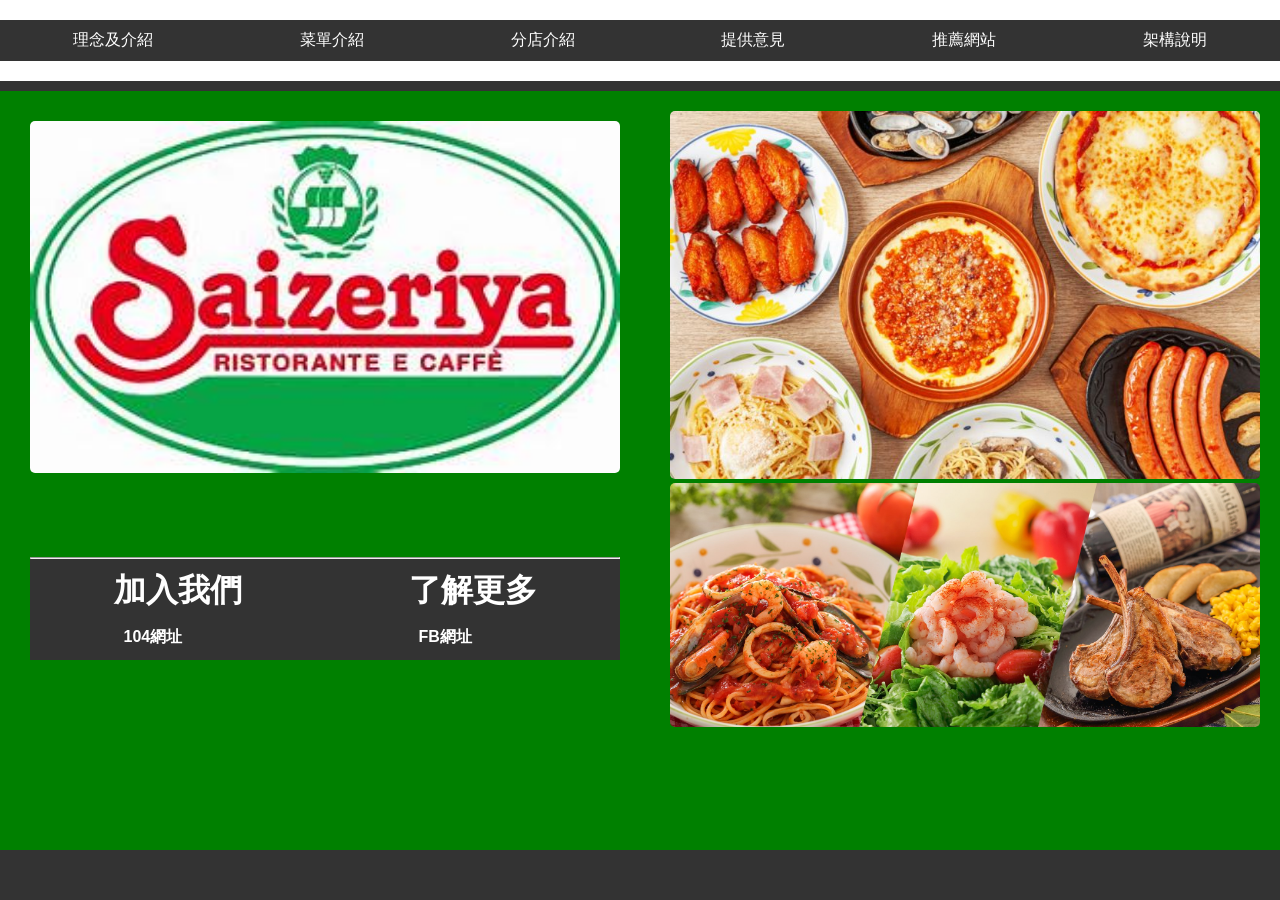
<file: index.html>
<!DOCTYPE html>
<html>
  <head>
    <meta charset="UTF-8">
    <link rel="stylesheet" href="flex.css" type="text/css">
    <link rel="stylesheet" href="back.css" type="text/css">
    <style>
      body {
        color: white;
        background: green;
      }
    </style>
  </head>
  <body>
    <header>
      <div class="container">
        <div class="item"><a href="introduce.html">理念及介紹</a></div>
        <div class="item"><a href="menu.html">菜單介紹</a></div>
        <div class="item"><a href="classification.html">分店介紹</a></div>
        <div class="item"><a href="opnion.html">提供意見</a></div>
        <div class="item"><a href="favarite.html">推薦網站</a></div>
        <div class="item"><a href="instruction.html">架構說明</a></div>
      </div>
    </header>
    <div class="container">
      <main>
	    <img src="image/12345.jpg" style="max-width: 100%; height: auto; margin-bottom: 80px;">
		<hr>
		<div class="container">
		<h1>加入我們<div class="item"><a href="https://www.104.com.tw/company/d97eiy0?jobsource=yahoo">104網址</a></div></h1>  
		<h1>了解更多<div class="item"><a href="https://www.facebook.com/saizeriyatw">FB網址</a></div></h1>
      </main>
      <aside>
		<img src="image/1234.jpg" style="max-width: 100%; height: auto;">
		<img src="image/123.jpg" style="max-width: 100%; height: auto;">
      </aside>
    </div>
    <footer>
    </footer>
  </body>
</html>
</file>
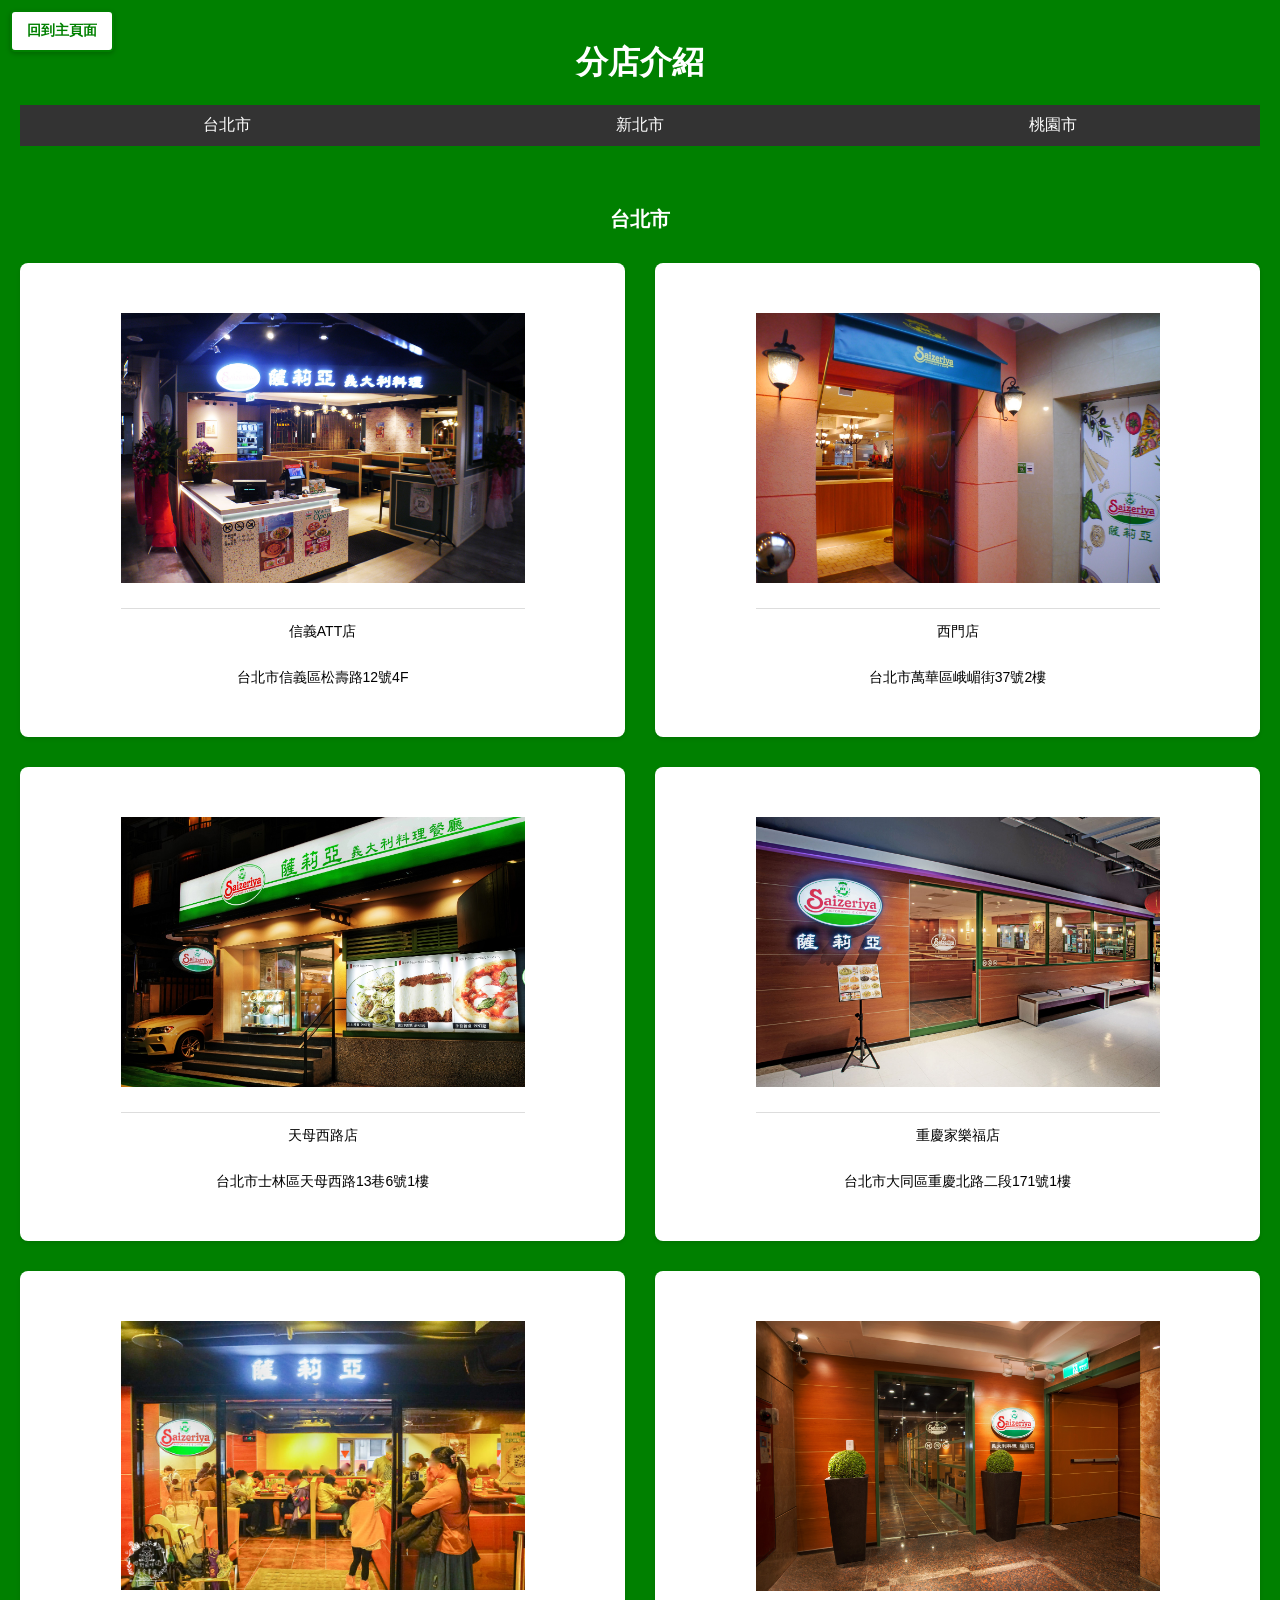
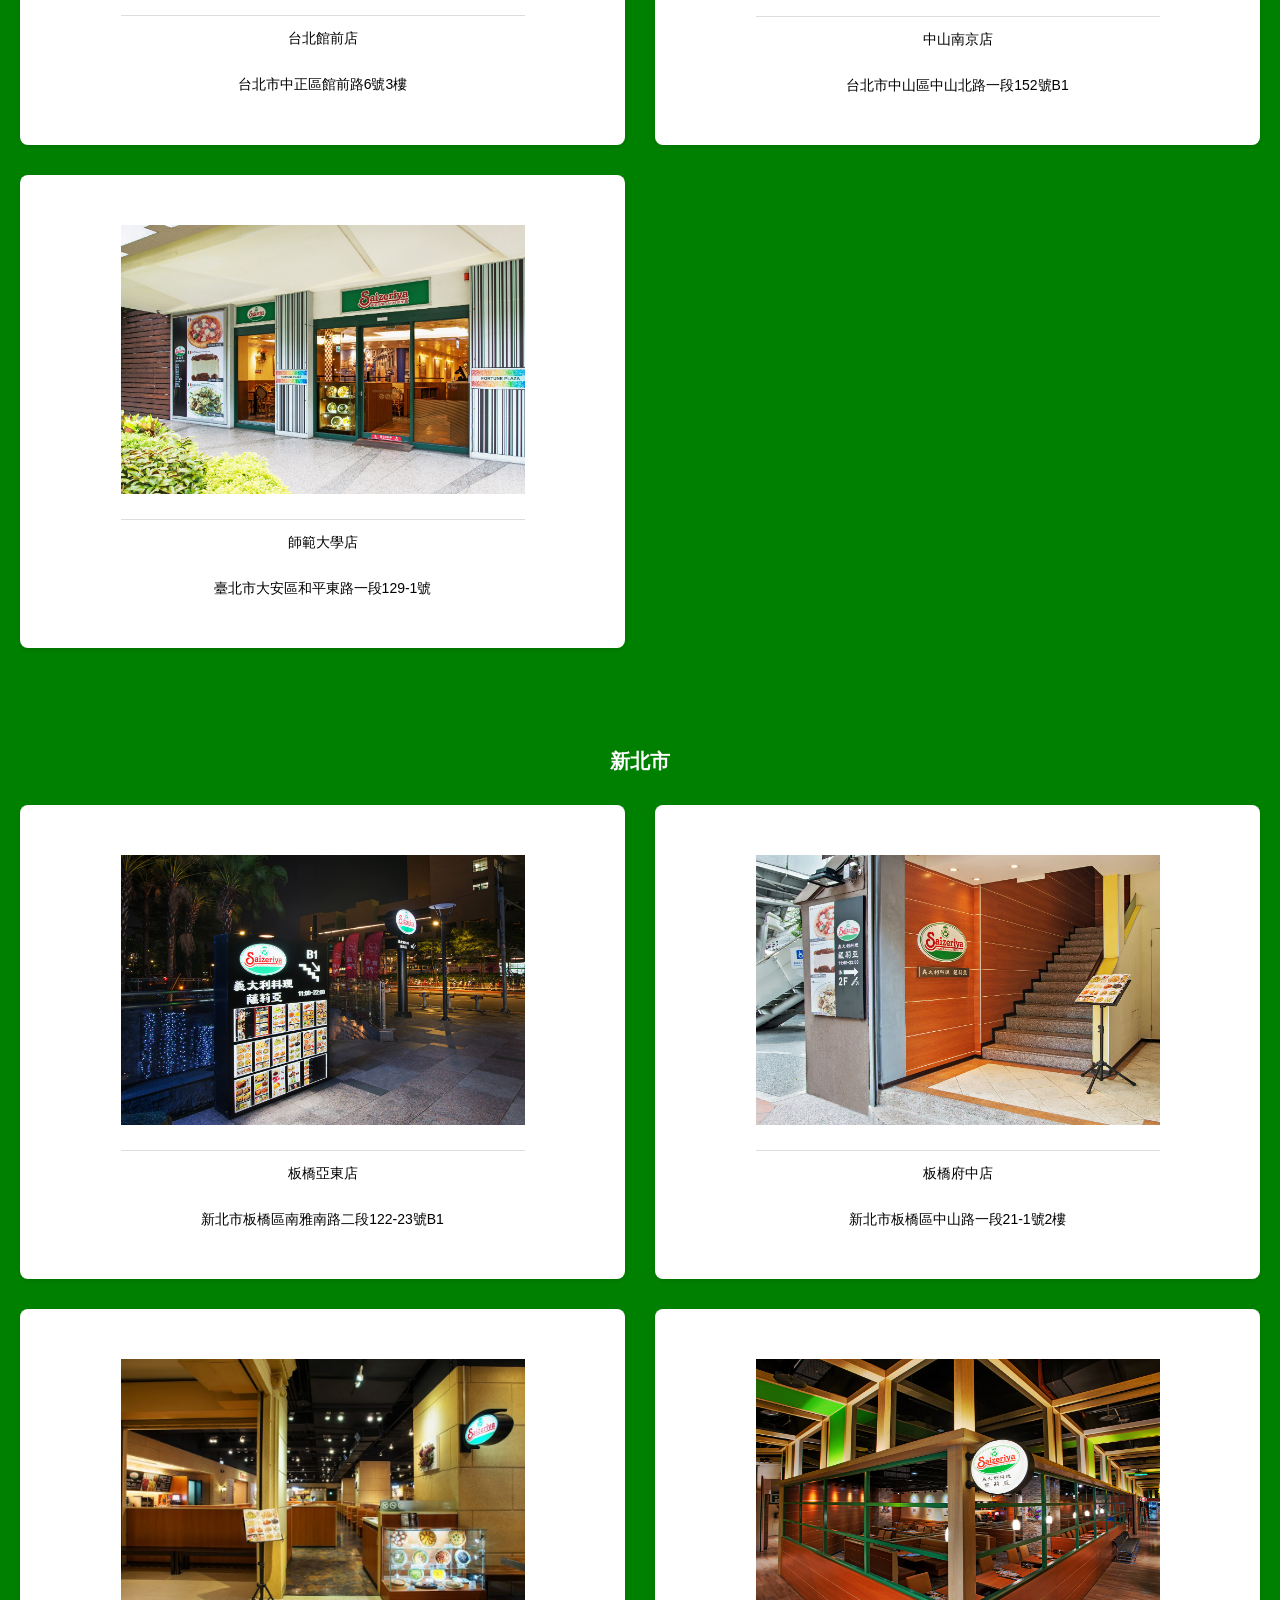
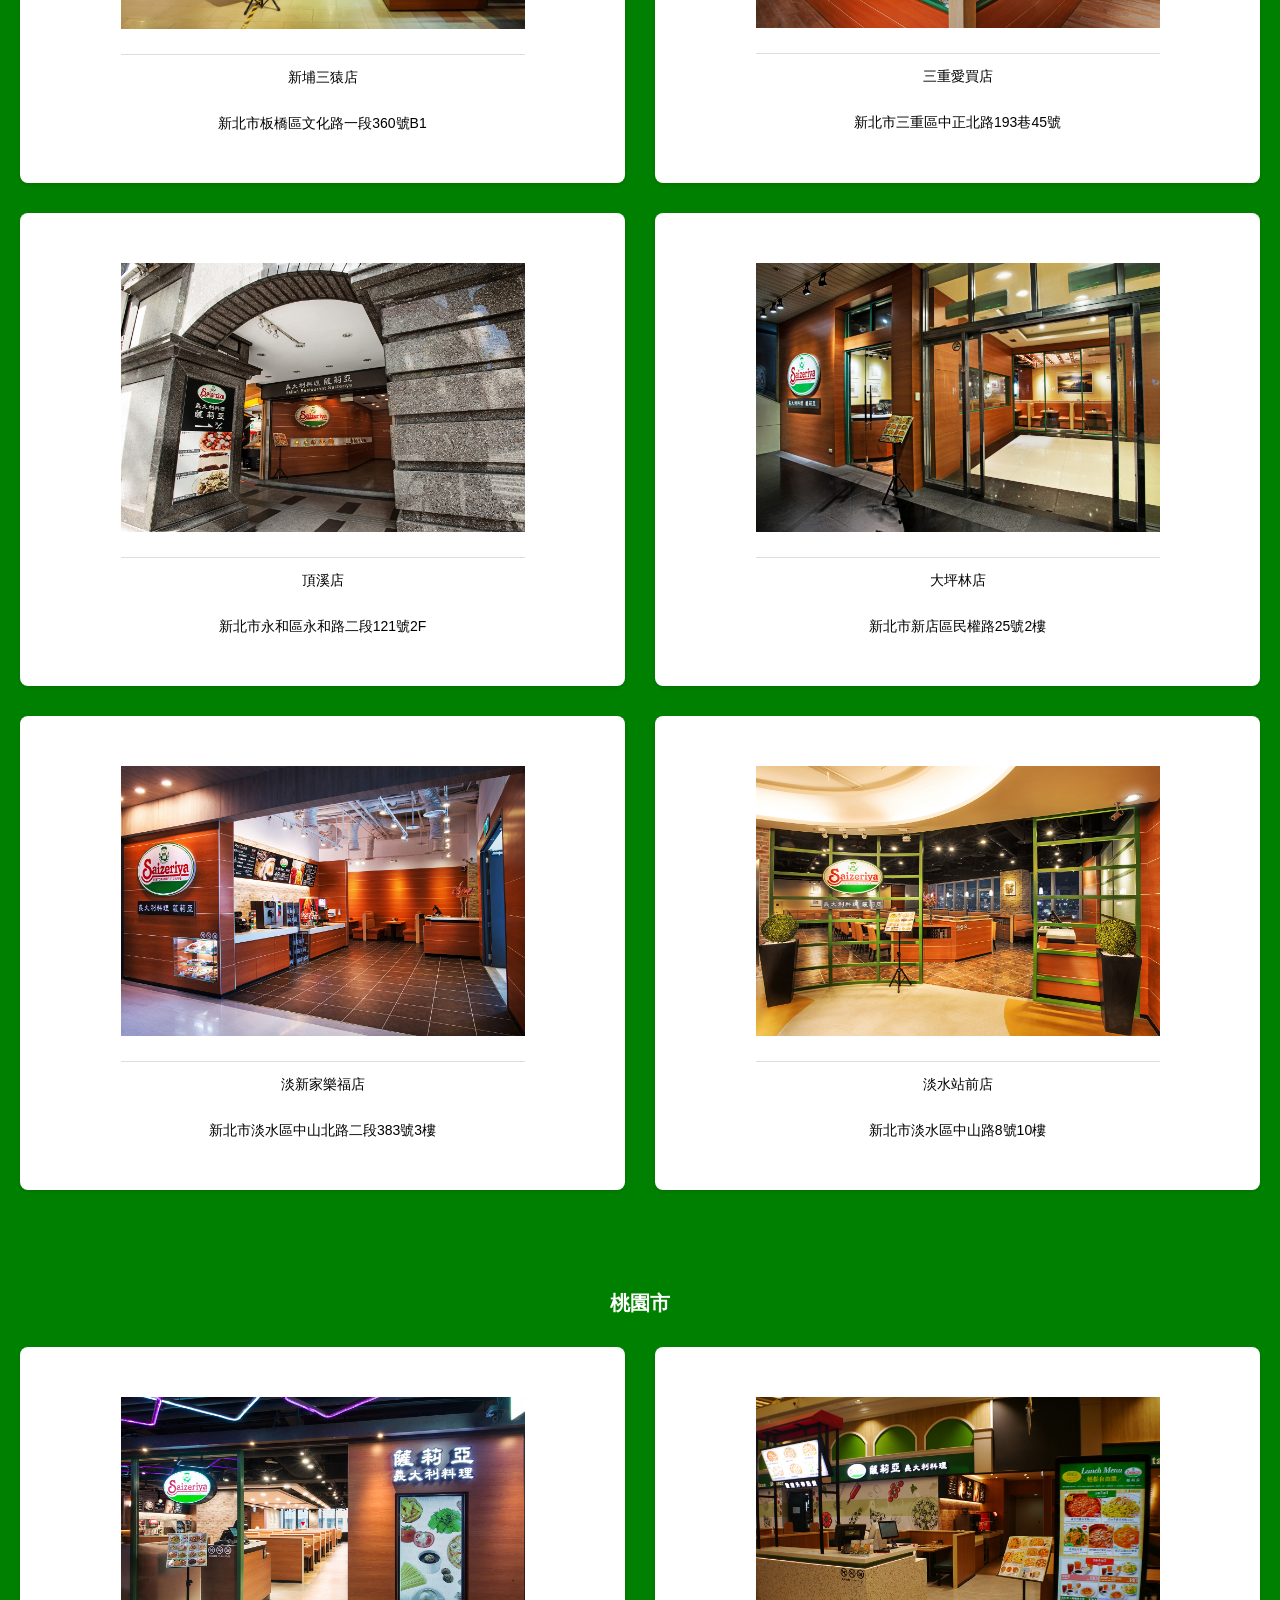
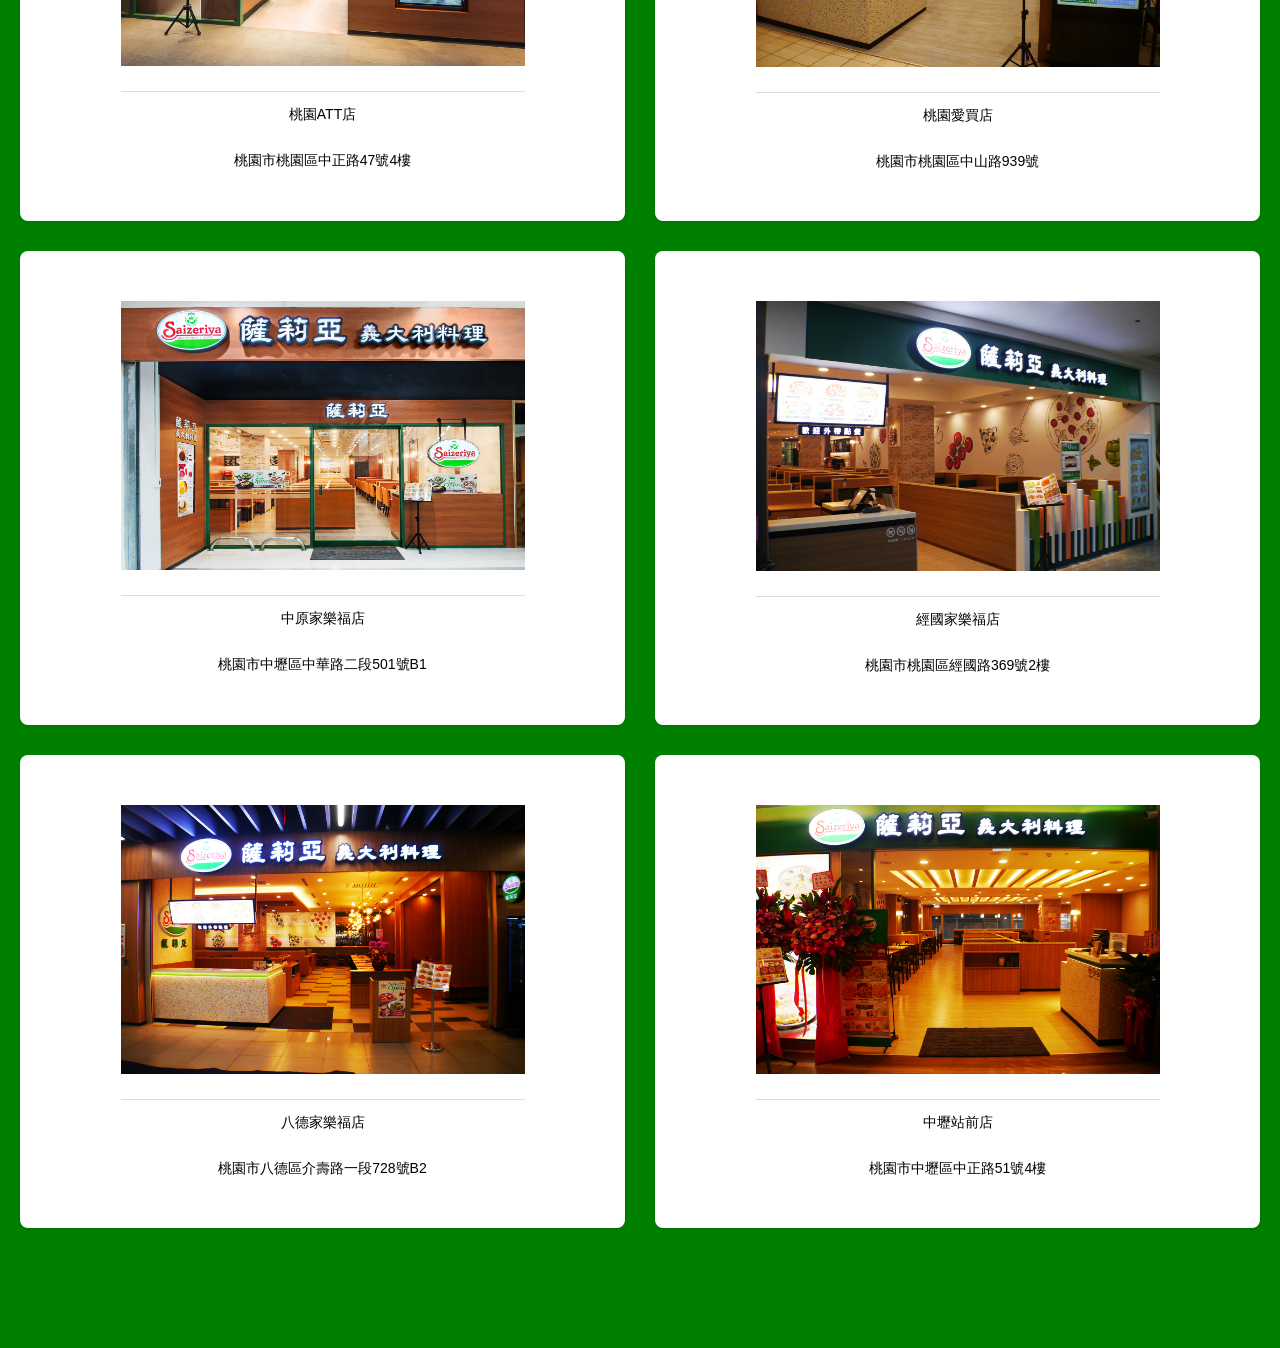
<file: classification.html>
<!DOCTYPE html>
<html lang="zh">
  <head>
    <meta charset="UTF-8">
    <meta name="viewport" content="width=device-width, initial-scale=1.0">
	<link rel="stylesheet" href="flex.css" type="text/css">
	<link rel="stylesheet" href="home.css" type="text/css">
    <title>圖片展示頁</title>
    <style>
      body {
        font-family: Arial, sans-serif;
        margin: 0;
        padding: 20px;
        background-color: #008000; /* 背景设置为绿色 */
        color: white; /* 字体颜色为白色 */
      }

      .container {
          margin-bottom: 20px; /* Adjust this value for more space between the navigation and content */
}

      .gallery-section {
          margin-top: 60px; /* Adds space between the navigation and the section */
          margin-bottom: 100px; /* Keep the space between sections */
}

      .section-label {
        text-align: center;
        font-size: 20px;
        font-weight: bold;
        margin-bottom: 30px;
        color: white; /* 市名字体颜色为白色 */
      }

      .gallery {
        display: grid;
        grid-template-columns: repeat(2, 1fr); /* 每行两列 */
        gap: 30px; /* 图片之间的间距 */
      }

      .gallery-item {
        border-radius: 8px;
        box-shadow: 0 2px 4px rgba(0, 0, 0, 0.1);
        overflow: hidden;
        text-align: center;
        background: #ffffff; /* 背景为白色 */
        color: black; /* 描述文字为黑色 */
        padding: 50px;
      }

      .gallery-item img {
        max-width: 80%;
        height: auto;
        border-bottom: 1px solid #ddd;
        padding-bottom: 25px;
      }

      .gallery-item p {
        margin: 10px 0 0;
        font-size: 14px;
      }

      h1 {
        text-align: center;
        margin-bottom: 20px;
        color: white; /* 标题文字为白色 */
      }
    </style>
  </head>
  <body>
   <body>
   <a href="index.html" class="home">回到主頁面</a>
    <h1>分店介紹</h1>

    <!-- 页内超链接 -->
    <div class="container">
      <div class="item"><a href="#taipei">台北市</a></div>
      <div class="item"><a href="#newtaipei">新北市</a></div>
      <div class="item"><a href="#taoyuan">桃園市</a></div>
    </div>

    <!-- 台北市 -->
    <div class="gallery-section" id="taipei">
      <div class="section-label">台北市</div>
      <div class="gallery">
        <div class="gallery-item">
          <img src="image/image1.jpg" alt="信義ATT店">
          <p>信義ATT店</p><br>
		  <p>台北市信義區松壽路12號4F</p>
        </div>
        <div class="gallery-item">
          <img src="image/image2.jpg" alt="西門店">
          <p>西門店</p><br>
		  <p>台北市萬華區峨嵋街37號2樓</p>
        </div>
        <div class="gallery-item">
          <img src="image/image3.jpg" alt="天母西路店">
          <p>天母西路店</p><br>
		  <p>台北市士林區天母西路13巷6號1樓</p>
        </div>
        <div class="gallery-item">
          <img src="image/image4.jpg" alt="重慶家樂福店">
          <p>重慶家樂福店</p><br>
		  <p>台北市大同區重慶北路二段171號1樓</p>
        </div>
		 <div class="gallery-item">
          <img src="image/image5.jpg" alt="台北館前店">
          <p>台北館前店</p><br>
		  <p>台北市中正區館前路6號3樓</p>
        </div>
		 <div class="gallery-item">
          <img src="image/image12.jpg" alt="中山南京店">
          <p>中山南京店</p><br>
		  <p>台北市中山區中山北路一段152號B1</p>
        </div>
		 <div class="gallery-item">
          <img src="image/image13.jpg" alt="師範大學店">
          <p>師範大學店</p><br>
		  <p>臺北市大安區和平東路一段129-1號</p>
        </div>
      </div>
    </div>

    <!-- 新北市 -->
    <div class="gallery-section" id="newtaipei">
      <div class="section-label">新北市</div>
      <div class="gallery">
        <div class="gallery-item">
          <img src="image/image6.jpg" alt="板橋亞東店">
          <p>板橋亞東店</p><br>
		  <p>新北市板橋區南雅南路二段122-23號B1</p>
        </div>
        <div class="gallery-item">
          <img src="image/image7.jpg" alt="板橋府中店">
          <p>板橋府中店</p><br>
		  <p>新北市板橋區中山路一段21-1號2樓</p>
        </div>
        <div class="gallery-item">
          <img src="image/image8.jpg" alt="新埔三猿店">
          <p>新埔三猿店</p><br>
		  <p>新北市板橋區文化路一段360號B1</p>
        </div>
        <div class="gallery-item">
          <img src="image/image9.jpg" alt="三重愛買店">
          <p>三重愛買店</p><br>
		  <p>新北市三重區中正北路193巷45號</p>
		  </div>
		   <div class="gallery-item">
          <img src="image/image10.jpg" alt="頂溪店">
          <p>頂溪店</p><br>
		  <p>新北市永和區永和路二段121號2F</p>
        </div>
		 <div class="gallery-item">
          <img src="image/image11.png" alt="大坪林店">
          <p>大坪林店</p><br>
		  <p>新北市新店區民權路25號2樓</p>
        </div>
		<div class="gallery-item">
          <img src="image/image14.jpg" alt="淡新家樂福店">
          <p>淡新家樂福店</p><br>
		  <p>新北市淡水區中山北路二段383號3樓</p>
        </div>
		<div class="gallery-item">
          <img src="image/image15.jpg" alt="淡水站前店">
          <p>淡水站前店</p><br>
		  <p>新北市淡水區中山路8號10樓</p>
        </div>
        </div>
      </div>
    </div>

    <!-- 桃園市 -->
    <div class="gallery-section" id="taoyuan">
      <div class="section-label">桃園市</div>
      <div class="gallery">
        <div class="gallery-item">
          <img src="image/image16.jpg" alt="桃園ATT店">
          <p>桃園ATT店</p><br>
		  <p>桃園市桃園區中正路47號4樓</p>
        </div>
        <div class="gallery-item">
          <img src="image/image17.jpg" alt="桃園愛買店">
          <p>桃園愛買店</p><br>
		  <p>桃園市桃園區中山路939號</p>
        </div>
        <div class="gallery-item">
          <img src="image/image18.jpg" alt="中原家樂福店">
          <p>中原家樂福店</p><br>
		  <p>桃園市中壢區中華路二段501號B1</p>
        </div>
        <div class="gallery-item">
          <img src="image/image19.jpg" alt="經國家樂福店">
          <p>經國家樂福店</p><br>
		  <p>桃園市桃園區經國路369號2樓</p>
		  </div>
		  <div class="gallery-item">
          <img src="image/image20.jpg" alt="八德家樂福店">
          <p>八德家樂福店</p><br>
		  <p>桃園市八德區介壽路一段728號B2</p>
		  </div>
		  <div class="gallery-item">
          <img src="image/image21.jpg" alt="中壢站前店">
          <p>中壢站前店</p><br>
		  <p>桃園市中壢區中正路51號4樓</p>
        </div>
      </div>
    </div>
  </body>
   </body>
</html>
</file>
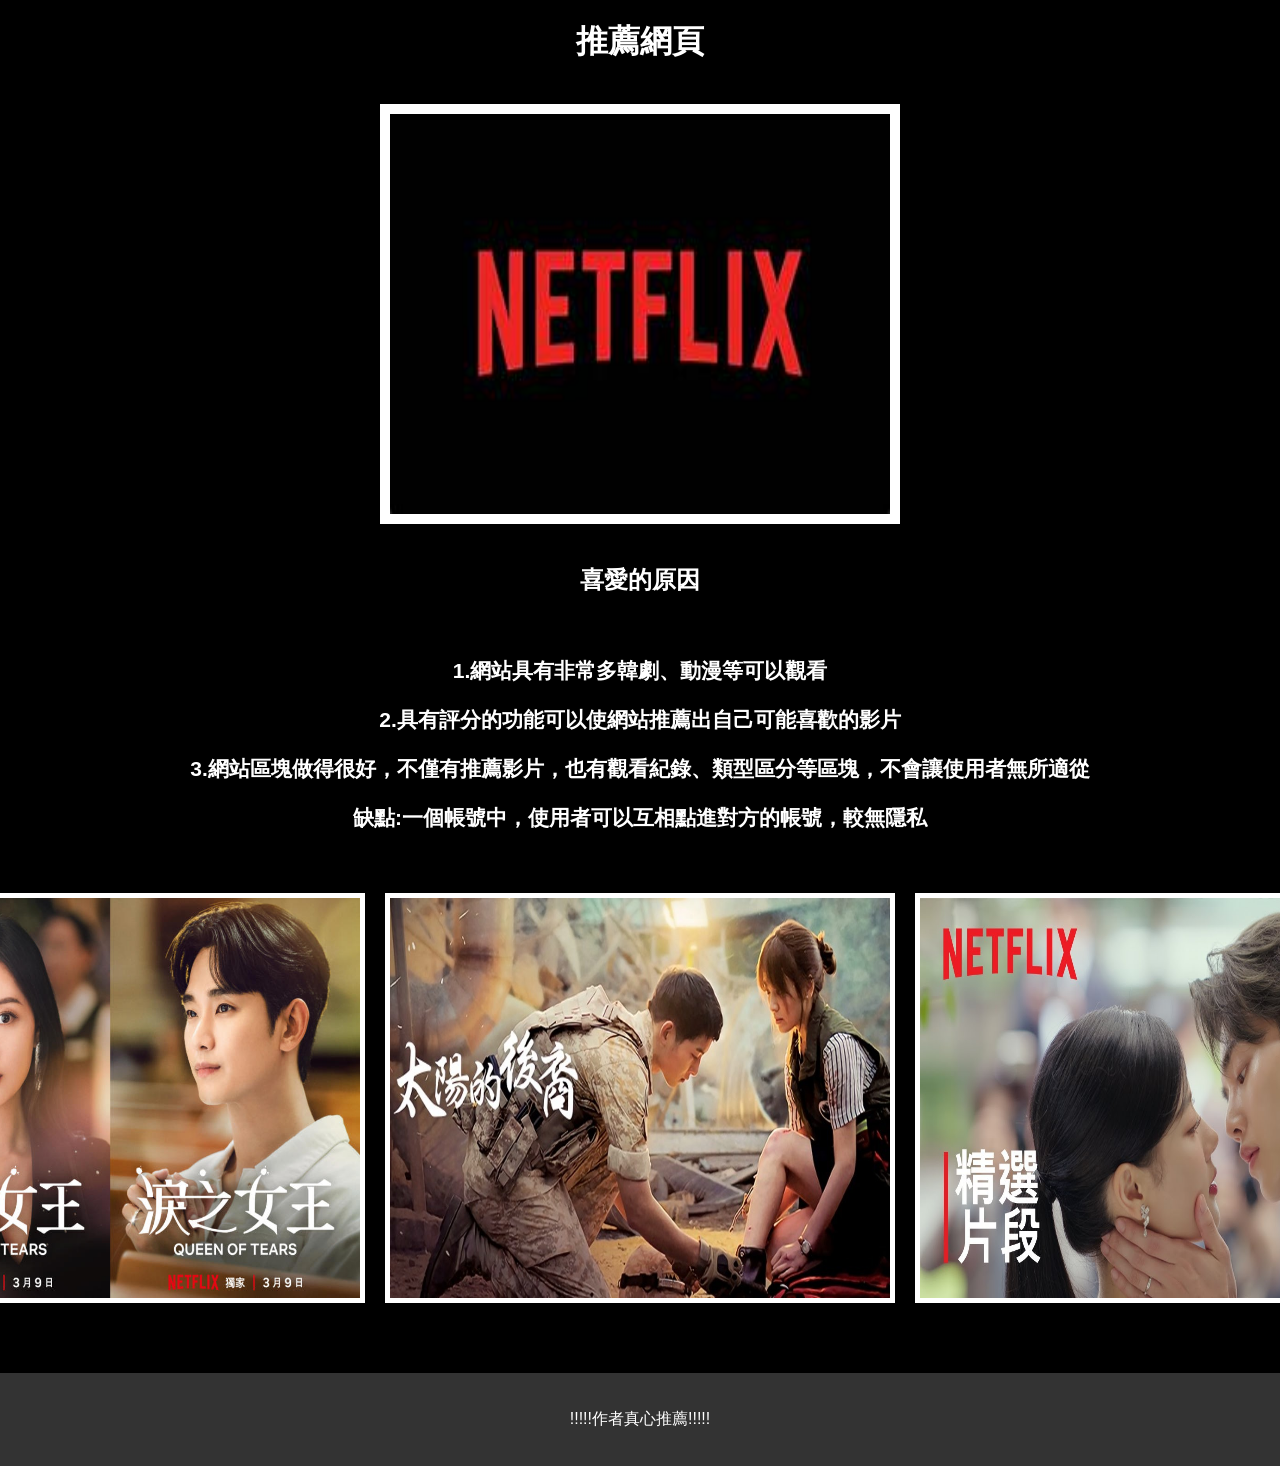
<file: favarite.html>
<!DOCTYPE html>
<html lang="zh">
<head>
    <meta charset="UTF-8">
    <meta name="viewport" content="width=device-width, initial-scale=1.0">
    <title>推薦網頁</title>
    <style>
        body {
            font-family: Arial, sans-serif;
            margin: 0;
            padding: 0;
            background-color: #000000; /* 設定背景顏色為黑色 */
            color: #ffffff; /* 設定文字顏色為白色 */
            display: flex;
            flex-direction: column;
            align-items: center;
            justify-content: space-between;
            min-height: 100vh;
        }
        .container {
            display: flex;
            flex-direction: column;
            align-items: center;
            justify-content: center;
            text-align: center; /* 讓文字內容置中 */
            flex: 1; /* 使內容區域填滿剩餘空間 */
            padding-bottom: 50px; /* 增加頁尾空間 */
        }
        img {
            max-width: 80%;
            width: 500px;
            height: 400px;
            margin: 20px 0;
            border: 10px solid white; /* 圖片外圍包一圈白色 */
        }
        h1, h2 {
            margin: 20px 0;
            text-align: center; /* 確保標題置中 */
        }
        ul {
            text-align: center; /* 讓列表項目置中 */
            max-width: 80%;
            font-size: 18px;
            padding: 0;
            list-style-type: disc;
            margin: 20px auto;
        }
        li {
            margin: 10px 0;
        }
        .additional-images {
            display: flex;
            justify-content: center;
            gap: 20px;
        }
        .additional-images img {
            max-width: 200%;
            border: 5px solid white;
        }
        footer {
            padding: 20px 0;
            background-color: #333; /* 深灰色的頁尾背景 */
            width: 100%;
            text-align: center; /* 讓頁尾文字置中 */
        }
    </style>
</head>
<body>
    <div class="container">
        <h1>推薦網頁</h1>
        <img src="image/61.jpg" alt="主圖片">
        <h2>喜愛的原因</h2>
        <ul>
            <h3>1.網站具有非常多韓劇、動漫等可以觀看</h3>
            <h3>2.具有評分的功能可以使網站推薦出自己可能喜歡的影片</h3>
            <h3>3.網站區塊做得很好，不僅有推薦影片，也有觀看紀錄、類型區分等區塊，不會讓使用者無所適從</h3>
			<h3>缺點:一個帳號中，使用者可以互相點進對方的帳號，較無隱私</h3>
        </ul>
        <div class="additional-images">
            <img src="image/81.jpg" alt="額外圖片1">
            <img src="image/92.jpg" alt="額外圖片2">
            <img src="image/82.jpg" alt="額外圖片3">
        </div>
    </div>
    <footer>
        <p>!!!!!作者真心推薦!!!!!</p>
    </footer>
</body>
</html>
</file>
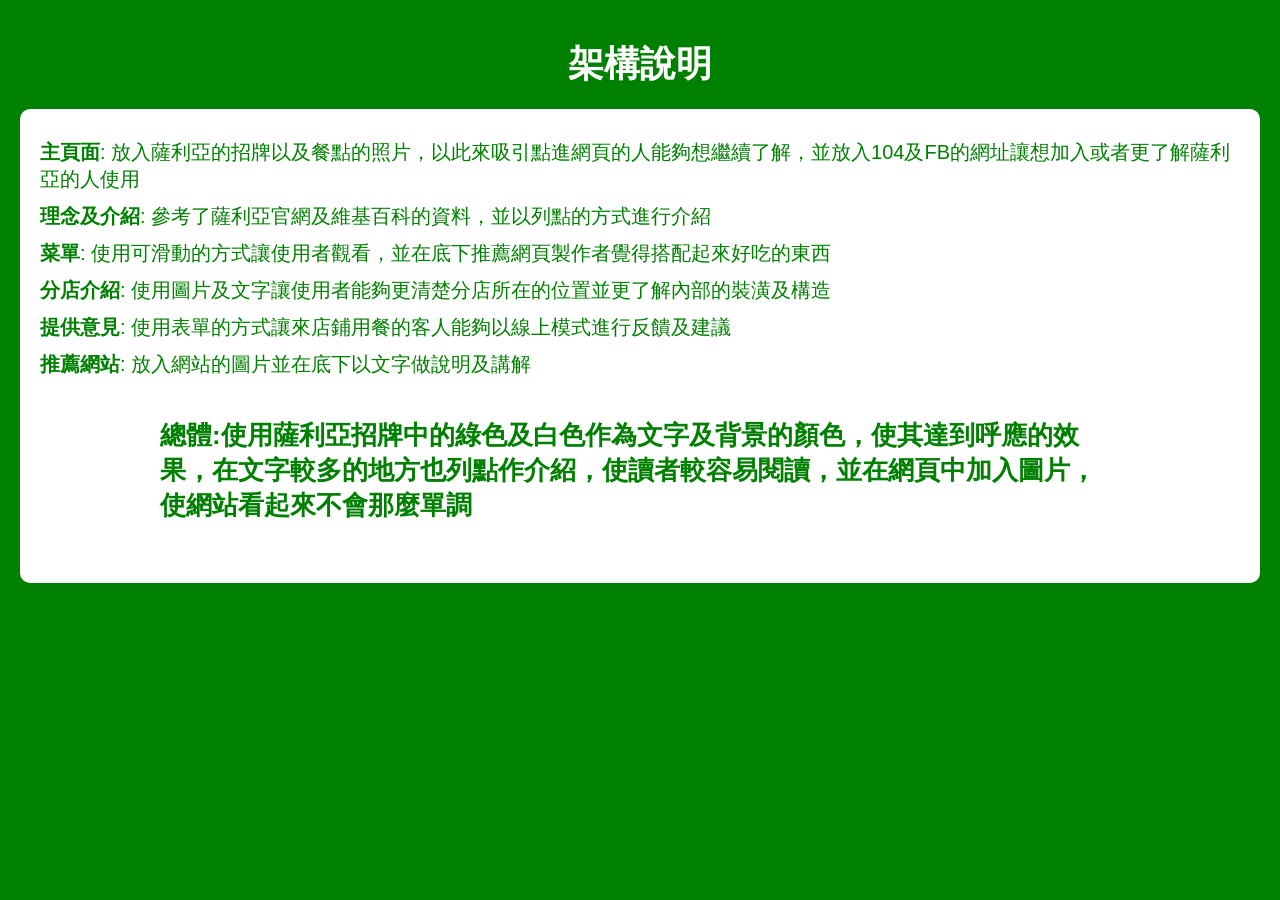
<file: instruction.html>
<!DOCTYPE html>
<html lang="zh">
<head>
  <meta charset="UTF-8">
  <meta name="viewport" content="width=device-width, initial-scale=1.0">
  <title>架構說明</title>
  <style>
    body {
      font-family: Arial, sans-serif;
      margin: 0;
      padding: 20px;
      text-align: center; /* 所有文字置中 */
      background-color: #008000; /* 背景色為綠色 */
      color: #ffffff; /* 文字顏色為白色 */
    }
    h1 {
      font-size: 36px;
      margin: 20px 0;
    }
    .content {
      background-color: #ffffff; /* 白色背景 */
      color: #008000; /* 文字顏色改為綠色 */
      padding: 20px;
      border-radius: 10px;
      display: inline-block;
      text-align: left; /* 保持條列式文字對齊 */
    }
    ul {
      list-style-type: none; /* 移除列表項目前的符號 */
      padding: 0;
      margin: 0;
    }
    li {
      font-size: 20px;
      margin: 10px 0;
    }
    .highlight {
      font-weight: bold; /* 設定粗體字 */
    }
	.conclusion {
      margin: 40px auto; /* 增加距離避免過於靠近邊緣 */
      font-size: 22px;
      font-weight: bold;
      max-width: 80%; /* 限制寬度以避免文字太靠螢幕邊緣 */
    }
  </style>
</head>
<body>
  <h1>架構說明</h1>
  <div class="content">
    <ul>
      <li><span class="highlight">主頁面</span>: 放入薩利亞的招牌以及餐點的照片，以此來吸引點進網頁的人能夠想繼續了解，並放入104及FB的網址讓想加入或者更了解薩利亞的人使用</li>
      <li><span class="highlight">理念及介紹</span>: 參考了薩利亞官網及維基百科的資料，並以列點的方式進行介紹</li>
      <li><span class="highlight">菜單</span>: 使用可滑動的方式讓使用者觀看，並在底下推薦網頁製作者覺得搭配起來好吃的東西</li>
      <li><span class="highlight">分店介紹</span>: 使用圖片及文字讓使用者能夠更清楚分店所在的位置並更了解內部的裝潢及構造</li>
      <li><span class="highlight">提供意見</span>: 使用表單的方式讓來店鋪用餐的客人能夠以線上模式進行反饋及建議</li>
      <li><span class="highlight">推薦網站</span>: 放入網站的圖片並在底下以文字做說明及講解</li>
    </ul>
	<div class="conclusion">
    <h3>總體:使用薩利亞招牌中的綠色及白色作為文字及背景的顏色，使其達到呼應的效果，在文字較多的地方也列點作介紹，使讀者較容易閱讀，並在網頁中加入圖片，使網站看起來不會那麼單調</h3>
  </div>
  </div>
</body>
</html>
</file>
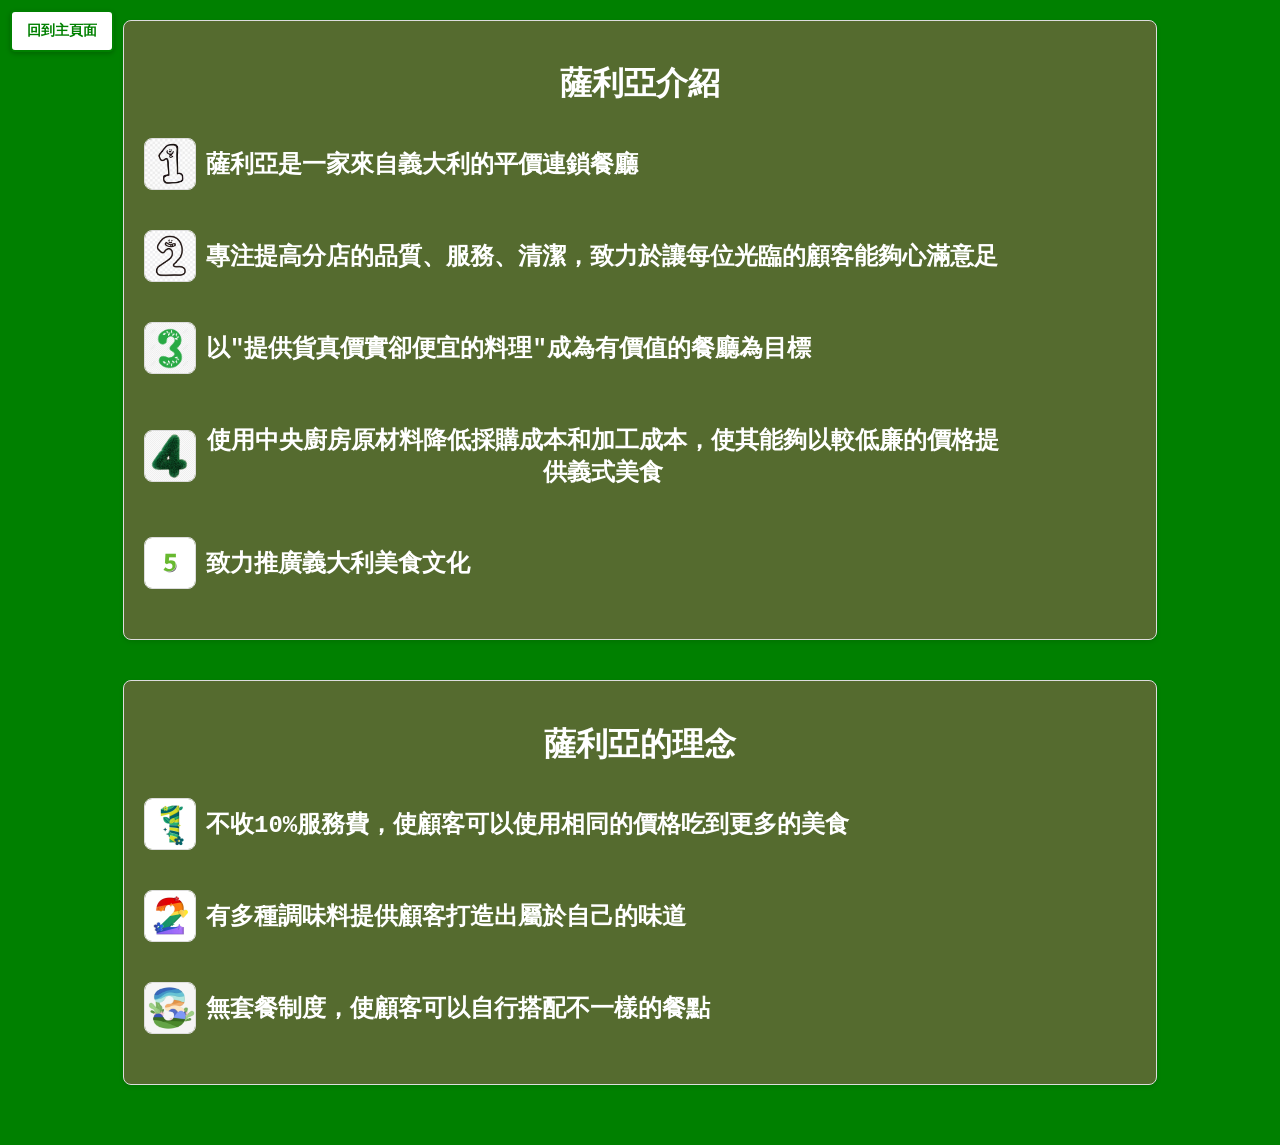
<file: introduce.html>
<!DOCTYPE html>
<html lang="zh">
<head>
  <meta charset="UTF-8">
  <meta name="viewport" content="width=device-width, initial-scale=1.0">
  <link rel="stylesheet" href="home.css" type="text/css">
  <title>薩利亞介紹</title>
  <style>
  #eight {font-family: 娃娃體, 流葉體, monospace;}
    body {
      font-family: Arial, sans-serif;
      margin: 0;
      padding: 20px;
      background-color: #008000; /* 背景设为绿色 */
      color:white; /* 字体颜色改为白色 */
      display: flex;
      justify-content: center;
      align-items: center;
      flex-direction: column;
    }

    .section {
      margin-bottom: 40px;
      padding: 20px;
      background-color:#556b2f;
      border: 1px solid #ddd;
      border-radius: 8px;
      box-shadow: 0 2px 5px rgba(0, 0, 0, 0.1);
      color:white;
      text-align: center;
      width: 80%;
    }

    .section h2 {
      font-size: 24px;
      margin-bottom: 20px;
      color:white;
    }

    .section ul {
      list-style-type: none;
      padding-left: 0;
    }

    .section ul li {
      display: flex; /* 使用 Flexbox 布局 */
      align-items: center; /* 垂直居中对齐 */
      justify-content: flex-start; /* 左对齐 */
      margin-bottom: 20px;
      font-size: 16px;
      flex-direction: row; /* 确保图片和文字水平排列 */
    }

    .section ul li img {
      width: 50px;
      height: 50px;
      margin-right: 10px; /* 图片和文字之间的间距 */
      border-radius: 8px;
      border: 1px solid #ddd;
    }

    .section ul li span {
      display:white;
      max-width: 80%; /* 限制文字宽度，避免过长 */
	  color:white;
    }
  </style>
</head>
<body>
 <body>
  <a href="index.html" class="home">回到主頁面</a>
  <!-- 第一部分：介绍萨利亚 -->
  <div class="section">
    <h1 id="eight">薩利亞介紹</h1>
    <ul>
      <li>
        <img src="image/1.jpg">
        <span><h2 id="eight">薩利亞是一家來自義大利的平價連鎖餐廳</h2></span>
      </li>
      <li>
        <img src="image/2.jpeg" alt="圖片2">
        <span><h2 id="eight">專注提高分店的品質、服務、清潔，致力於讓每位光臨的顧客能夠心滿意足</h2></span>
      </li>
      <li>
        <img src="image/3.png" alt="圖片3">
        <span><h2 id="eight">以"提供貨真價實卻便宜的料理"成為有價值的餐廳為目標</h2></span>
      </li>
      <li>
        <img src="image/4.jpg" alt="圖片4">
        <span><h2 id="eight">使用中央廚房原材料降低採購成本和加工成本，使其能夠以較低廉的價格提供義式美食</h2></span>
      </li>
      <li>
        <img src="image/5.jpg" alt="圖片5">
        <span><h2 id="eight">致力推廣義大利美食文化</h2></span>
      </li>
    </ul>
  </div>

  <!-- 第二部分：萨利亚的理念 -->
  <div class="section">
    <h1 id="eight">薩利亞的理念</h1>
    <ul>
      <li>
        <img src="image/11.jpg">
        <span><h2 id="eight">不收10%服務費，使顧客可以使用相同的價格吃到更多的美食</h2></span>
      </li>
      <li>
        <img src="image/22.jpg">
        <span><h2 id="eight">有多種調味料提供顧客打造出屬於自己的味道</h2></span>
      </li>
      <li>
        <img src="image/33.jpg">
        <span><h2 id="eight">無套餐制度，使顧客可以自行搭配不一樣的餐點</h2></span>
      </li>
    </ul>
  </div>
</body>
 </body>
</html>
</file>
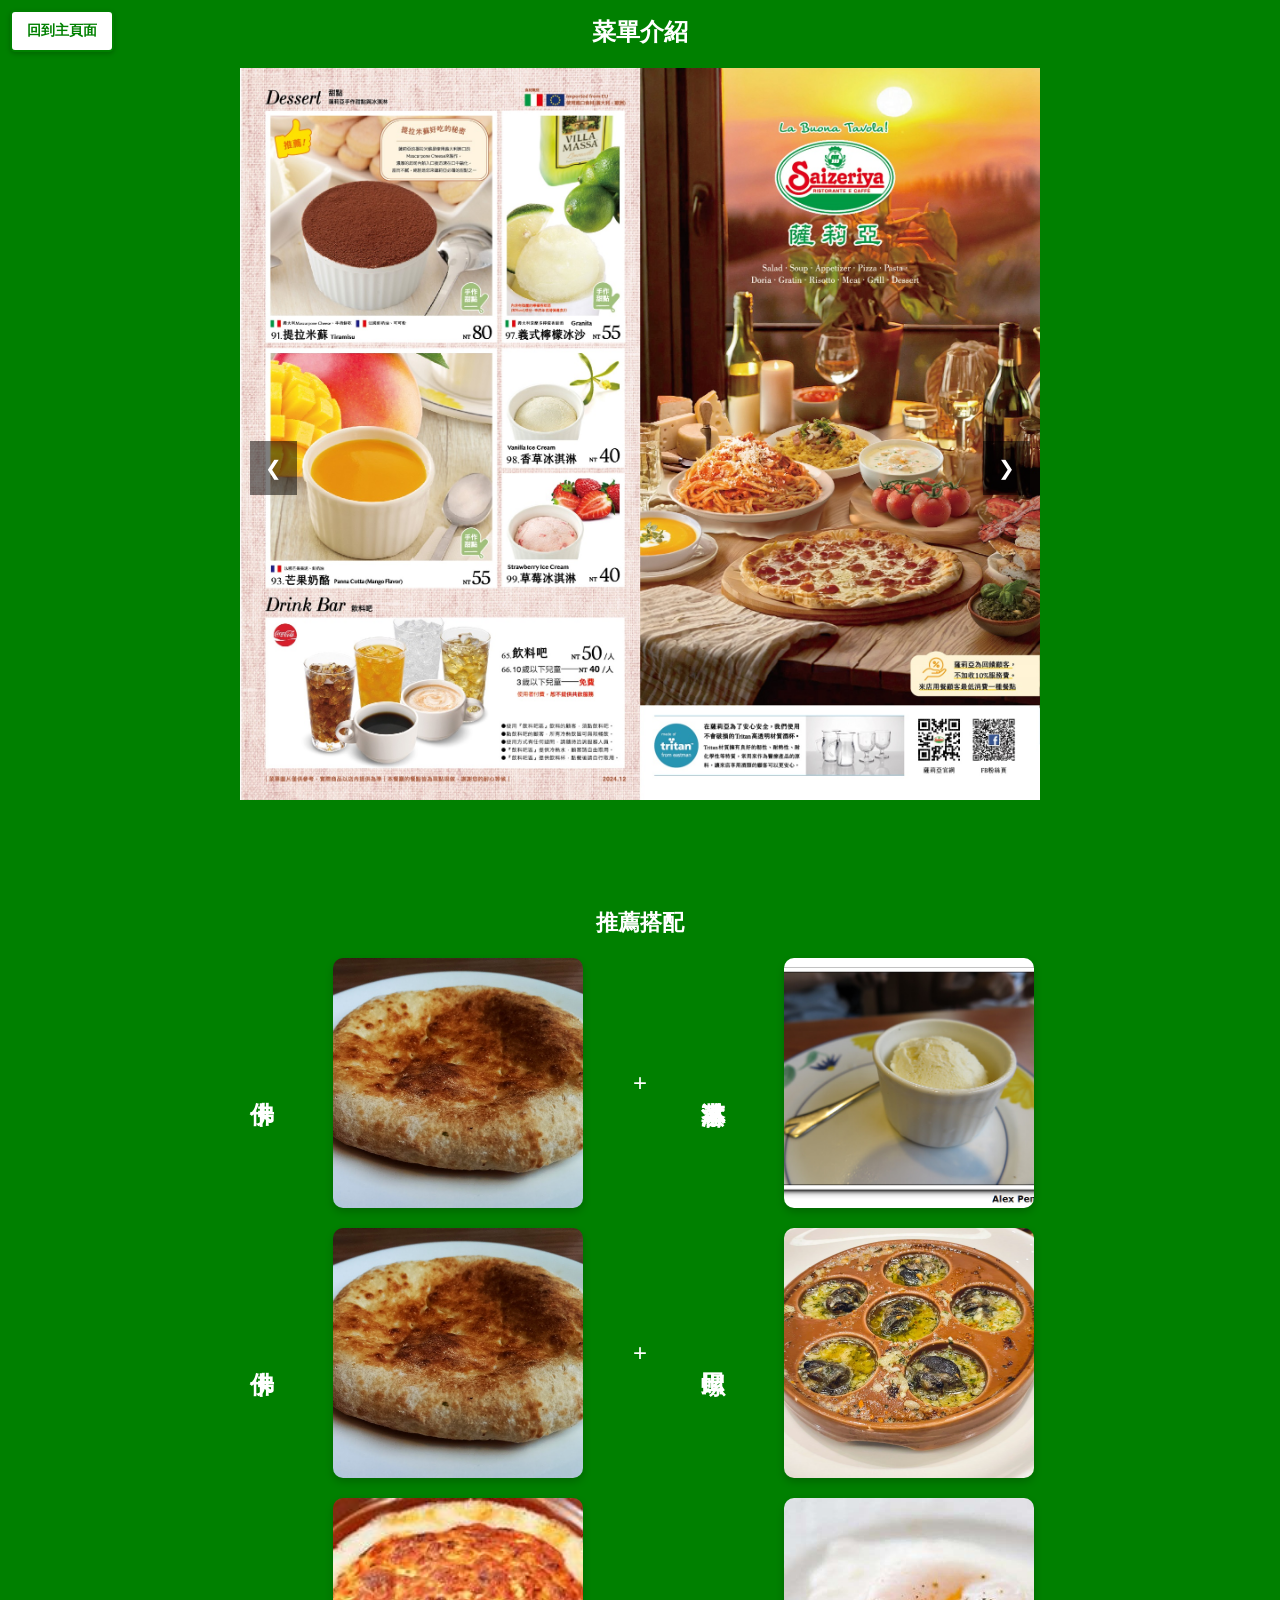
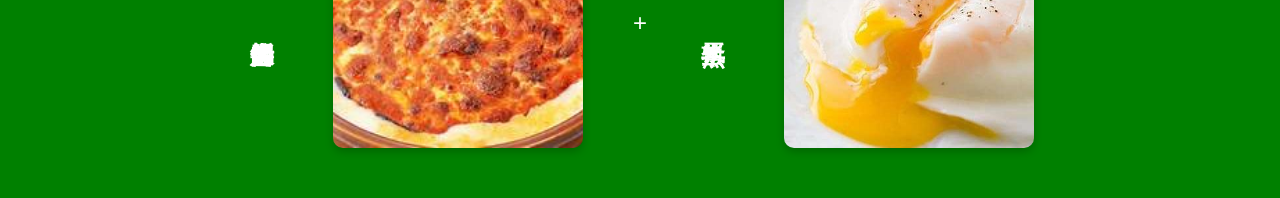
<file: menu.html>
<!DOCTYPE html>
<html lang="zh">
<head>
  <meta charset="UTF-8">
  <meta name="viewport" content="width=device-width, initial-scale=1.0">
  <link rel="stylesheet" href="home.css" type="text/css">
  <title>手動圖片輪播</title>
  <style>
    body {
      margin: 0;
      padding: 0;
      font-family: Arial, sans-serif;
      background-color: green;
    }

    .carousel-container {
      width: 800px;
      height: 800px;
      overflow: hidden;
      position: relative;
      margin: 0 auto;
    }

    .carousel {
      display: flex;
      transition: transform 1s ease-in-out;
    }

    .carousel img {
      width: 100%;
      height: 100%;
      object-fit: cover;
    }

    .carousel-button {
      position: absolute;
      top: 50%;
      transform: translateY(-50%);
      background-color: rgba(0, 0, 0, 0.5);
      color: white;
      border: none;
      padding: 15px;
      cursor: pointer;
      font-size: 20px;
      z-index: 10;
    }

    .prev-button {
      left: 10px;
    }

    .next-button {
      right: 10px;
    }

    .section h1 {
      font-size: 24px;
      margin-bottom: 20px;
      color: white;
      text-align: center;
    }

    .recommendation {
      text-align: center;
      margin-top: 40px;
    }

    .recommendation h2 {
      font-size: 22px;
      color: white;
    }

    .recommendation-images {
      display: flex;
      flex-direction: column;
      align-items: center;
      gap: 20px;
      margin-top: 20px;
    }

    .recommendation-images .row {
      display: flex;
      align-items: center;
      gap: 50px;
    }

    .recommendation-images img {
      width: 250px;
      height: 250px;
      object-fit: cover;
      border-radius: 10px;
      box-shadow: 0 4px 8px rgba(0, 0, 0, 0.2);
    }

    .plus {
      font-size: 24px;
      color: white;
    }

    .footer-space {
      height: 50px; /* 增加頁尾空間 */
    }
.vertical-text {
  writing-mode: vertical-lr; /* 讓文字垂直排列，從左到右 */
  font-size: 24px;
  font-weight: bold;
  color: white;
  margin-right: 5px; /* 與圖片之間的間距 */
}


  </style>
</head>
<body>
  <div class="section">
  <a href="index.html" class="home">回到主頁面</a>
    <h1>菜單介紹</h1>
    <div class="carousel-container">
      <div class="carousel">
        <img src="image/menu1.jpg" alt="Menu 1">
        <img src="image/menu2.jpg" alt="Menu 2">
        <img src="image/menu3.jpg" alt="Menu 3">
        <img src="image/menu4.jpg" alt="Menu 4">
        <img src="image/menu5.jpg" alt="Menu 5">
        <img src="image/menu6.jpg" alt="Menu 6">
      </div>
      <button class="carousel-button prev-button" onclick="moveSlide(-1)">&#10094;</button>
      <button class="carousel-button next-button" onclick="moveSlide(1)">&#10095;</button>
    </div>
  </div>

  <div class="recommendation">
  <h2>推薦搭配</h2>
  <div class="recommendation-images">
    <div class="row">
      <div class="vertical-text">佛卡</div>
      <img src="image/51.jpg">
      <span class="plus">+</span>
	  <div class="vertical-text">香草冰淇淋</div>
      <img src="image/52.jpg">
    </div>
    <div class="row">
      <div class="vertical-text">佛卡</div>
      <img src="image/51.jpg">
      <span class="plus">+</span>
	  <div class="vertical-text">田螺</div>
      <img src="image/53.jpg">
    </div>
    <div class="row">
      <div class="vertical-text">肉醬焗烤飯</div>
      <img src="image/54.jpg">
      <span class="plus">+</span>
	  <div class="vertical-text">半熟蛋</div>
      <img src="image/55.jpg">
    </div>
  </div>
</div>


  <div class="footer-space"></div> <!-- 增加頁尾空間 -->

  <script>
    let currentIndex = 0;
    const slides = document.querySelectorAll('.carousel img');
    const totalSlides = slides.length;

    function moveSlide(direction) {
      currentIndex += direction;

      if (currentIndex < 0) {
        currentIndex = totalSlides - 1;
      } else if (currentIndex >= totalSlides) {
        currentIndex = 0;
      }

      const newTransformValue = -currentIndex * 100;
      document.querySelector('.carousel').style.transform = `translateX(${newTransformValue}%)`;
    }
  </script>
</body>
</html>
</file>
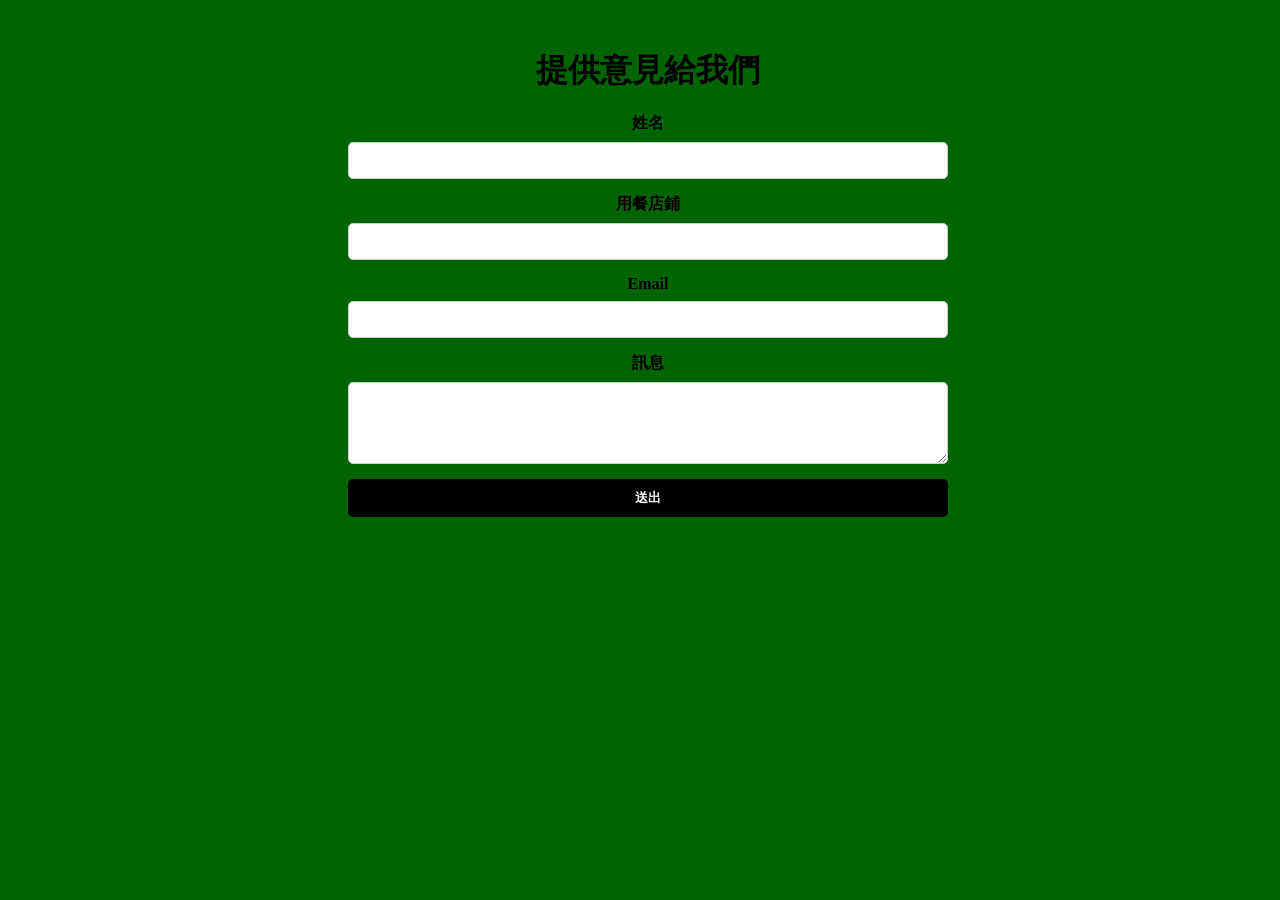
<file: opnion.html>
<!DOCTYPE html>
<html>
<head>
    <meta charset="utf-8">
    <meta name="viewport" content="width=device-width, initial-scale=1.0">
    <link rel="stylesheet" href="custom.css">
    <title>自訂表單</title>
</head>
<body>
    <div class="container">
        <h1>提供意見給我們</h1>
        <form class="custom-form">
            <label for="name">姓名</label>
            <input type="text" id="name" name="name" required>
			<label for="shop">用餐店鋪</label>
            <input type="text" id="shop" name="shop" required>
            <label for="email">Email</label>
            <input type="email" id="email" name="email" required>
            <label for="msg">訊息</label>
            <textarea id="msg" name="msg" rows="4" required></textarea>
            <button type="submit">送出</button>
        </form>
    </div>
</body>
</html>
</file>
<file: flex.css>
.container {
      display: flex; /* 使用 Flexbox 布局 */
      justify-content: space-around; /* 平均分布子项 */
      background-color: #333; /* 背景颜色 */
      padding: 10px 0; /* 内边距 */
    }

    /* 项目样式 */
    .item a {
      color: white; /* 链接文字颜色 */
      text-decoration: none; /* 去掉下划线 */
      font-size: 16px; /* 文字大小 */
      padding: 5px 10px; /* 内边距 */
      transition: all 0.3s ease; /* 添加过渡效果 */
    }

    /* 鼠标悬停样式 */
    .item a:hover {
      color: #FFD700; /* 改变文字颜色为金色 */
      background-color: #555; /* 添加背景色 */
      border-radius: 5px; /* 圆角效果 */
    }
</file>
<file: back.css>
@charset "UTF-8";
* {
	margin: 0;
	padding: 0;
	box-sizing: border-box; /* 確保寬度和內外邊距計算正確 */
}
body {
    width: 100%;
    background: #006400; /* 改為深綠色 */
    margin: 0;
    font-family: Arial, sans-serif; /* 設置全局字體 */
    height: 100vh; /* 佔滿整個螢幕高度 */
    display: flex;
    flex-direction: column;
}
header {
  width: 100%;
  background: white;
  padding: 20px 0; /* 添加內邊距讓內容更美觀 */
  text-align: center; /* 居中內容 */
}
.container {
  display: flex; /* 使用 Flexbox 替代浮動布局 */
  flex: 1; /* 佔滿剩餘空間 */
  flex-wrap: nowrap;
}
main {
  flex: 2.5; /* 占比 60% */
  height: auto; /* 自適應高度 */
  background: green;
  padding: 30px; /* 添加內邊距讓內容更美觀 */
}
main img {
        width: 100%; /* 图片宽度与 main 一致 */
        height: auto; /* 保持图片比例 */
        object-fit: cover; /* 可选，裁剪图片以适应容器 */
        border-radius: 5px; /* 可选，圆角效果 */
}
aside {
  flex: 2.5; /* 占比 40% */
  height: auto; /* 自適應高度 */
  background: green;
  padding: 20px; /* 添加內邊距讓內容更美觀 */
}
aside img {
        width: 100%; /* 图片宽度与 main 一致 */
        height: auto; /* 保持图片比例 */
        object-fit: cover; /* 可选，裁剪图片以适应容器 */
        border-radius: 5px; /* 可选，圆角效果 */
      }
footer {
  background-color: #333; /* 设置背景颜色 */
  color: white;           /* 设置字体颜色 */
  text-align: center;     /* 居中对齐 */
  padding: 20px;          /* 添加内边距 */
  position: relative;     /* 确保footer在页面中有位置 */
  width: 100%;            /* 确保宽度占满屏幕 */
  z-index: 1;             /* 确保footer不会被其他元素覆盖 */
}
@media (max-width: 768px) {
  .container {
    flex-direction: column; /* 在小螢幕上改為垂直佈局 */
  }
  main, aside {
    flex: none;
    width: 100%; /* 每個區塊佔據全寬 */
  }
}
</file>
<file: home.css>
.home {
  position: fixed; /* 固定在视口的位置 */
  top: 10px; /* 距离页面顶部的距离 */
  left: 10px; /* 距离页面左侧的距离 */
  background-color: #ffffff; /* 按钮背景色 */
  color: #008000; /* 按钮文字颜色 */
  text-decoration: none; /* 移除链接下划线 */
  padding: 10px 15px; /* 内边距调整按钮大小 */
  border: 2px solid #008000; /* 按钮边框 */
  border-radius: 5px; /* 按钮圆角 */
  font-size: 14px; /* 调整字体大小 */
  font-weight: bold; /* 字体加粗 */
  box-shadow: 0 2px 5px rgba(0, 0, 0, 0.2); /* 添加阴影效果 */
  z-index: 1000; /* 确保按钮位于最上层 */
}

.home:hover {
  background-color: #008000; /* 悬停时背景色 */
  color: #ffffff; /* 悬停时文字颜色 */
}
</file>
<file: custom.css>
.container {
    max-width: 600px;
    margin: 0 auto; padding: 20px;
    text-align: center;
}

body {
    width: 100%;
    background: #006400; /* 改為深綠色 */
}

h1 {
    margin-bottom: 20px;
}

.custom-form {
    display: flex;
    flex-direction: column;
}

label {
    margin-bottom: 8px;
    font-weight: bold;
}

input[type="text"], input[type="email"], textarea {
    padding: 10px;
    margin-bottom: 15px;
    border: 1px solid #cccccc;
    border-radius: 5px;
}

button[type="submit"] {
    padding: 10px;
    background-color: black;
    color: white;
    border: none; border-radius: 5px;
    cursor: pointer; font-weight: bold;
    transition: background-color 300ms ease;
}

button[type="submit"]:hover {
    background-color: #0000CC;
}
</file>
